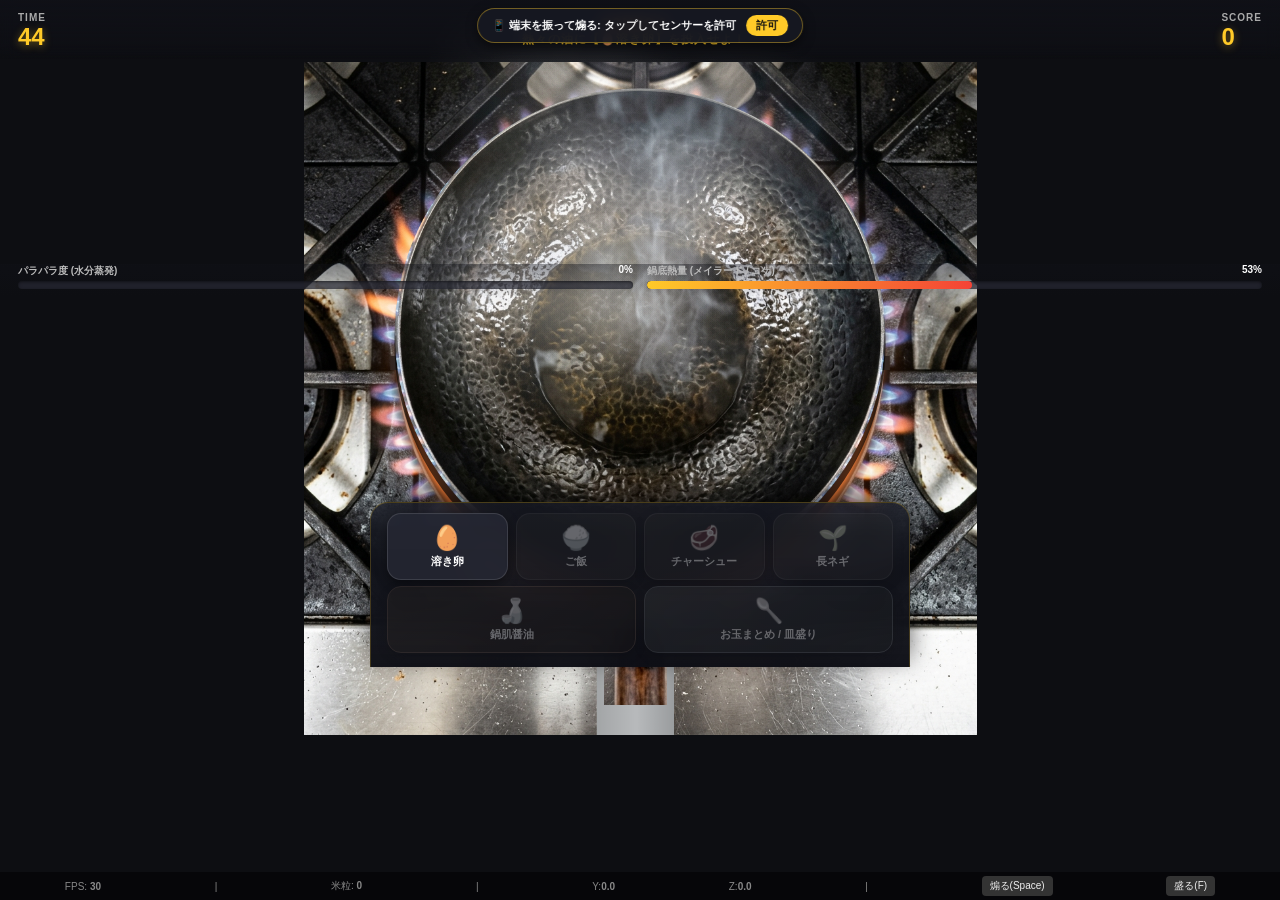
<file: index.html>
<!DOCTYPE html>
<html lang="ja">
<head>
  <meta charset="UTF-8">
  <meta http-equiv="refresh" content="0; url=docs/">
  <script>window.location.replace("docs/");</script>
  <title>極・炒飯道 3D - 物理演算リアル中華鍋シミュレーター</title>
</head>
<body style="background:#0b0c10;color:#fff;display:flex;justify-content:center;align-items:center;height:100vh;margin:0;font-family:sans-serif;">
  <div style="text-align:center;">
    <h2 style="color:#ffca28;">極・炒飯道 3D</h2>
    <p>厨房へ移動中... <a href="docs/" style="color:#ff9800;">こちらをタップ</a></p>
  </div>
</body>
</html>
</file>
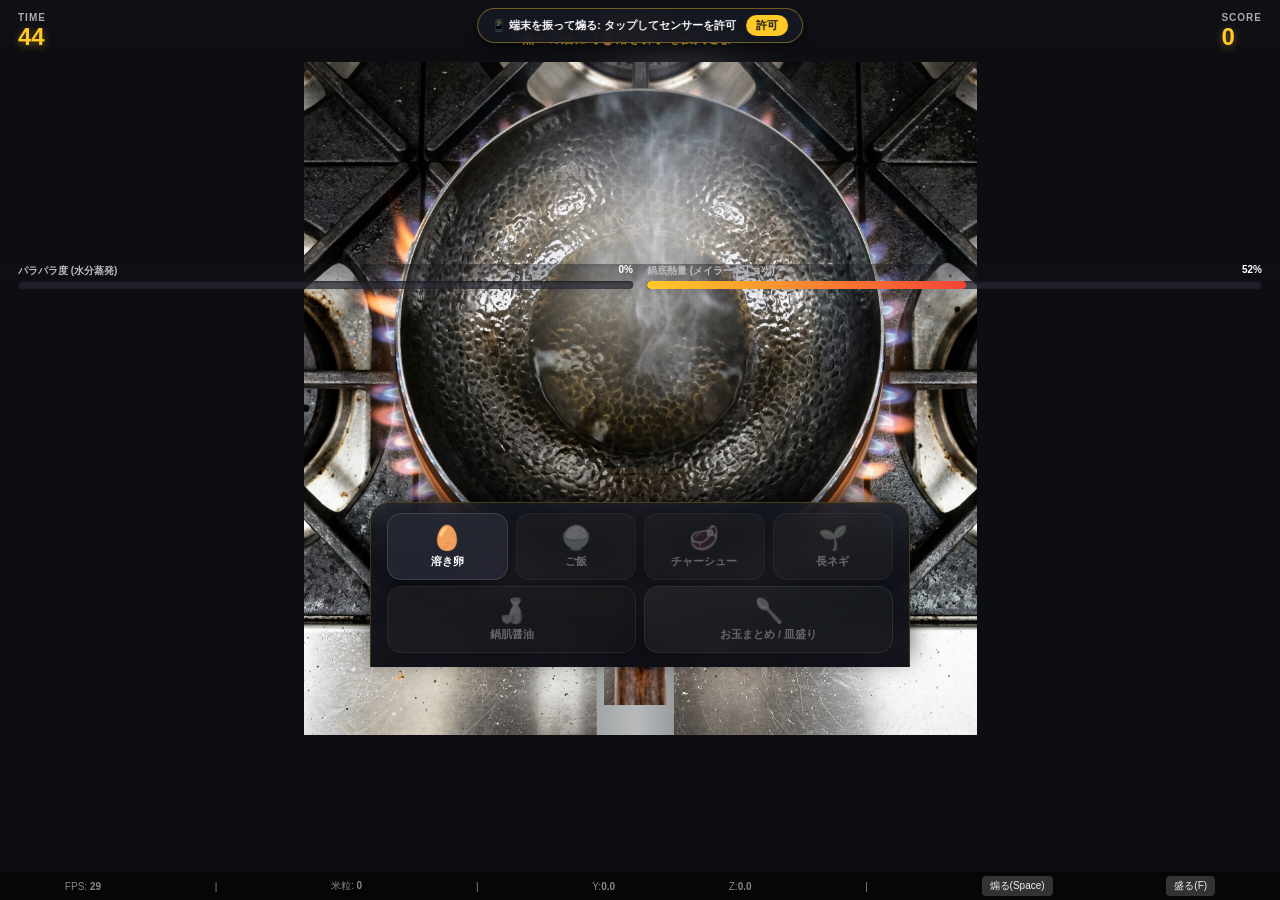
<file: docs/index.html>
<!DOCTYPE html>
<html lang="ja">
<head>
  <meta charset="UTF-8">
  <meta name="viewport" content="width=device-width, initial-scale=1.0, maximum-scale=1.0, user-scalable=no, viewport-fit=cover">
  <title>極・炒飯道 - 実写中華鍋＆鍋振りシンクロシミュレーター</title>
  <link rel="stylesheet" href="style.css?v=20261107_4">
</head>
<body>
  <!-- Three.js 3D Viewport -->
  <div id="canvas-container">
    <canvas id="three-canvas"></canvas>
  </div>

  <!-- iOSセンサー有効化バナー (邪魔にならないスマートバー) -->
  <div id="sensor-banner" class="sensor-banner">
    <span>📱 端末を振って煽る: <b id="sensor-status">タップしてセンサーを許可</b></span>
    <button id="btn-enable-sensor" class="btn-sensor-ok">許可</button>
  </div>

  <!-- ゲームプレイ中 UI (HUD) -->
  <div id="hud-container">
    <!-- 上部ステータスバー -->
    <header id="status-bar">
      <div class="status-item">
        <span class="label">TIME</span>
        <span id="time-val" class="value">45</span>
      </div>
      <div class="status-item center">
        <div id="combo-display" class="combo-text">COMBO 0</div>
        <div id="toss-feedback" class="feedback-text">READY</div>
      </div>
      <div class="status-item">
        <span class="label">SCORE</span>
        <span id="score-val" class="value">0</span>
      </div>
    </header>

    <!-- メーターエリア（パラパラ度・熱量） -->
    <div id="meters-container">
      <div class="meter-wrapper">
        <div class="meter-header">
          <span class="meter-label">パラパラ度 (水分蒸発)</span>
          <span id="val-dryness" class="meter-num">0%</span>
        </div>
        <div class="meter-bar-bg">
          <div id="meter-dryness" class="meter-bar-fill dry"></div>
        </div>
      </div>
      <div class="meter-wrapper">
        <div class="meter-header">
          <span class="meter-label">鍋底熱量 (メイラード / コゲ)</span>
          <span id="val-heat" class="meter-num">30%</span>
        </div>
        <div class="meter-bar-bg">
          <div id="meter-heat" class="meter-bar-fill heat"></div>
        </div>
      </div>
    </div>

    <!-- 鑊気（ウォックヘイ）覚醒バナー -->
    <div id="wok-hei-banner" class="wok-hei-banner">鑊気 (WOK HEI) 覚醒!!</div>

    <!-- 画面中央ガイド（鍋肌ゾーンのハイライト） -->
    <div id="rim-guide" class="rim-guide"></div>

    <!-- 下部：具材・アクションパレット -->
    <footer id="action-palette">
      <div class="palette-row">
        <button id="btn-egg" class="ingredient-btn" data-type="egg">
          <span class="icon">🥚</span>
          <span class="name">溶き卵</span>
        </button>
        <button id="btn-rice" class="ingredient-btn" data-type="rice" disabled>
          <span class="icon">🍚</span>
          <span class="name">ご飯</span>
        </button>
        <button id="btn-meat" class="ingredient-btn" data-type="meat" disabled>
          <span class="icon">🥩</span>
          <span class="name">チャーシュー</span>
        </button>
        <button id="btn-greenonion" class="ingredient-btn" data-type="greenonion" disabled>
          <span class="icon">🌱</span>
          <span class="name">長ネギ</span>
        </button>
      </div>
      <div class="palette-row second">
        <button id="btn-soy" class="action-btn soy-btn" disabled>
          <span class="icon">🍶</span>
          <span class="name">鍋肌醤油</span>
        </button>
        <button id="btn-ladle" class="action-btn ladle-btn" disabled>
          <span class="icon">🥄</span>
          <span class="name">お玉まとめ / 皿盛り</span>
        </button>
      </div>
    </footer>

    <!-- PC/デバッグパネル -->
    <div id="debug-panel">
      <span>FPS: <b id="dbg-fps">60</b></span> |
      <span>米粒: <b id="dbg-count">250</b></span> |
      <span>Y:<b id="dbg-ay">0.0</b></span> <span>Z:<b id="dbg-az">0.0</b></span> |
      <button id="btn-debug-toss">煽る(Space)</button>
      <button id="btn-debug-flip">盛る(F)</button>
    </div>
  </div>

  <!-- リザルト画面 -->
  <div id="result-screen" class="overlay-screen">
    <div class="card result-card">
      <div class="result-header">
        <div id="result-rank" class="rank-badge">S</div>
        <h2 id="result-title" class="result-title">町中華の生ける伝説</h2>
      </div>

      <div class="score-display">
        <div class="total-score-label">出来栄えスコア</div>
        <div id="result-score" class="total-score-val">96 / 100</div>
      </div>

      <!-- 評価ブレイクダウン -->
      <div class="breakdown-list">
        <div class="breakdown-item">
          <span>パラパラ度（リズム煽り）:</span>
          <b id="score-dryness">25 / 25</b>
        </div>
        <div class="breakdown-item">
          <span>焼き加減（メイラード香）:</span>
          <b id="score-heat">20 / 20</b>
        </div>
        <div class="breakdown-item">
          <span>卵・米のコーティング:</span>
          <b id="score-coating">15 / 15</b>
        </div>
        <div class="breakdown-item">
          <span>具材＆ネギの鮮度:</span>
          <b id="score-timing">15 / 15</b>
        </div>
        <div class="breakdown-item">
          <span>鑊気（鍋肌醤油と煙）:</span>
          <b id="score-wokhei">15 / 15</b>
        </div>
        <div class="breakdown-item">
          <span>盛り付け（ドーム成形）:</span>
          <b id="score-plating">10 / 10</b>
        </div>
      </div>

      <p id="chef-comment" class="chef-comment">「文句なしの絶品！米の一粒一粒が油をまとい、黄金に輝いておる！」</p>

      <button id="btn-retry" class="btn-main">もう一丁作る！</button>
    </div>
  </div>

  <!-- メインフォトリアル中華鍋ゲームスクリプト -->
  <script src="game3d.js?v=20261107_4"></script>
</body>
</html>
</file>
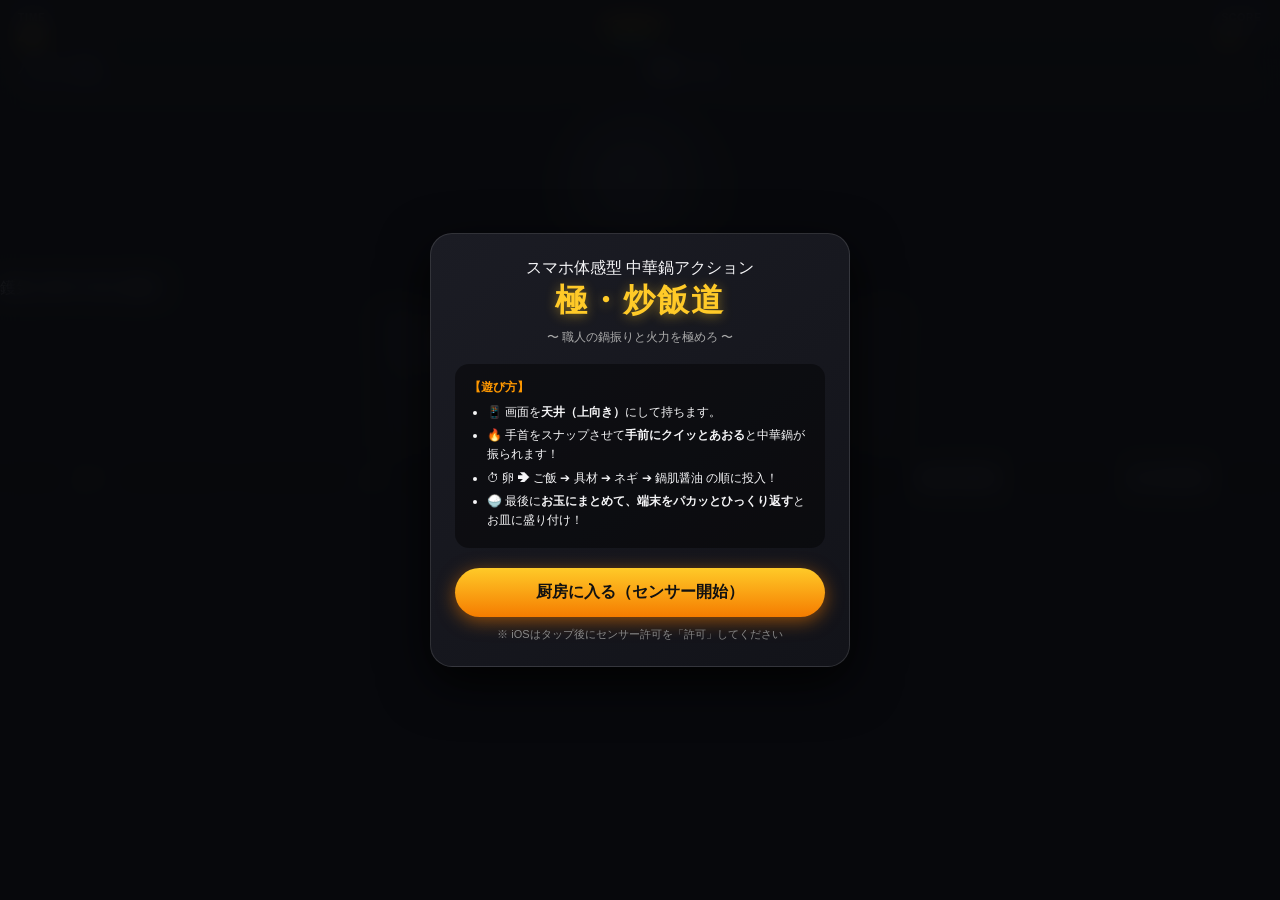
<file: docs/index-2d.html>
<!DOCTYPE html>
<html lang="ja">
<head>
  <meta charset="UTF-8">
  <meta name="viewport" content="width=device-width, initial-scale=1.0, maximum-scale=1.0, user-scalable=no, viewport-fit=cover">
  <title>極・炒飯道 - 炎の中華鍋アクション</title>
  <link rel="stylesheet" href="style.css">
</head>
<body>
  <!-- スタート画面（センサー許可・説明） -->
  <div id="start-screen" class="overlay-screen active">
    <div class="card">
      <div class="title-badge">スマホ体感型 中華鍋アクション</div>
      <h1 class="game-title">極・炒飯道</h1>
      <p class="subtitle">〜 職人の鍋振りと火力を極めろ 〜</p>

      <div class="instructions">
        <h3>【遊び方】</h3>
        <ul>
          <li>📱 画面を<strong>天井（上向き）</strong>にして持ちます。</li>
          <li>🔥 手首をスナップさせて<strong>手前にクイッとあおる</strong>と中華鍋が振られます！</li>
          <li>⏱ 卵 ➔ ご飯 ➔ 具材 ➔ ネギ ➔ 鍋肌醤油 の順に投入！</li>
          <li>🍚 最後に<strong>お玉にまとめて、端末をパカッとひっくり返す</strong>とお皿に盛り付け！</li>
        </ul>
      </div>

      <button id="btn-start" class="btn-main">厨房に入る（センサー開始）</button>
      <div id="sensor-status" class="status-text">※ iOSはタップ後にセンサー許可を「許可」してください</div>
    </div>
  </div>

  <!-- ゲームメイン画面 -->
  <div id="game-container">
    <!-- 上部ステータスバー -->
    <header id="status-bar">
      <div class="status-item">
        <span class="label">TIME</span>
        <span id="time-val" class="value">45</span>
      </div>
      <div class="status-item center">
        <div id="combo-display" class="combo-text">COMBO 0</div>
        <div id="toss-feedback" class="feedback-text">READY</div>
      </div>
      <div class="status-item">
        <span class="label">SCORE</span>
        <span id="score-val" class="value">0</span>
      </div>
    </header>

    <!-- メーターエリア（パラパラ度・熱量） -->
    <div id="meters-container">
      <div class="meter-wrapper">
        <span class="meter-label">パラパラ度</span>
        <div class="meter-bar-bg">
          <div id="meter-dryness" class="meter-bar-fill dry"></div>
        </div>
      </div>
      <div class="meter-wrapper">
        <span class="meter-label">熱量 / コゲ</span>
        <div class="meter-bar-bg">
          <div id="meter-heat" class="meter-bar-fill heat"></div>
        </div>
      </div>
    </div>

    <!-- 中華鍋ビュー（Canvas） -->
    <div id="wok-view">
      <canvas id="wok-canvas"></canvas>
      <!-- 鍋肌ハイライト（醤油投入用） -->
      <div id="wok-rim-overlay" class="wok-rim"></div>
      <!-- 鑊気（ウォックヘイ）発動エフェクト用 -->
      <div id="wok-hei-banner" class="wok-hei-effect">鑊気 (WOK HEI) 発動!!</div>
    </div>

    <!-- 下部：具材・アクションパレット -->
    <footer id="action-palette">
      <div class="palette-row">
        <button id="btn-egg" class="ingredient-btn" data-type="egg">
          <span class="icon">🥚</span>
          <span class="name">溶き卵</span>
        </button>
        <button id="btn-rice" class="ingredient-btn" data-type="rice" disabled>
          <span class="icon">🍚</span>
          <span class="name">ご飯</span>
        </button>
        <button id="btn-meat" class="ingredient-btn" data-type="meat" disabled>
          <span class="icon">🥩</span>
          <span class="name">チャーシュー</span>
        </button>
        <button id="btn-greenonion" class="ingredient-btn" data-type="greenonion" disabled>
          <span class="icon">🌱</span>
          <span class="name">長ネギ</span>
        </button>
      </div>
      <div class="palette-row second">
        <button id="btn-soy" class="action-btn soy-btn" disabled>
          <span class="icon">🍶</span>
          <span class="name">鍋肌醤油</span>
        </button>
        <button id="btn-ladle" class="action-btn ladle-btn" disabled>
          <span class="icon">🥄</span>
          <span class="name">お玉まとめ</span>
        </button>
      </div>
    </footer>

    <!-- デバッグ用センサーモニター（PCテスト・調整用） -->
    <div id="debug-panel">
      <span>Accel Y: <b id="dbg-ay">0</b></span> |
      <span>Accel Z: <b id="dbg-az">0</b></span> |
      <span>Pitch: <b id="dbg-pitch">0</b></span> |
      <button id="btn-debug-toss">鍋あおり(Space)</button>
      <button id="btn-debug-flip">ひっくり返し(F)</button>
    </div>
  </div>

  <!-- リザルト画面 -->
  <div id="result-screen" class="overlay-screen">
    <div class="card result-card">
      <div class="result-header">
        <div id="result-rank" class="rank-badge">S</div>
        <h2 id="result-title" class="result-title">町中華の生ける伝説</h2>
      </div>

      <div class="plate-preview">
        <canvas id="plate-canvas" width="220" height="220"></canvas>
      </div>

      <div class="score-display">
        <div class="total-score-label">出来栄えスコア</div>
        <div id="result-score" class="total-score-val">96 / 100</div>
      </div>

      <!-- 評価ブレイクダウン -->
      <div class="breakdown-list">
        <div class="breakdown-item">
          <span>パラパラ度（リズム煽り）:</span>
          <b id="score-dryness">25 / 25</b>
        </div>
        <div class="breakdown-item">
          <span>焼き加減（香ばしさ）:</span>
          <b id="score-heat">20 / 20</b>
        </div>
        <div class="breakdown-item">
          <span>卵・米のコーティング:</span>
          <b id="score-coating">15 / 15</b>
        </div>
        <div class="breakdown-item">
          <span>具材＆ネギの鮮度:</span>
          <b id="score-timing">15 / 15</b>
        </div>
        <div class="breakdown-item">
          <span>鑊気（鍋肌醤油）:</span>
          <b id="score-wokhei">15 / 15</b>
        </div>
        <div class="breakdown-item">
          <span>盛り付け（ドーム成形）:</span>
          <b id="score-plating">10 / 10</b>
        </div>
      </div>

      <p id="chef-comment" class="chef-comment">「文句なしの絶品！米の一粒一粒が黄金に輝いておる！」</p>

      <button id="btn-retry" class="btn-main">もう一丁作る！</button>
    </div>
  </div>

  <script src="game.js"></script>
</body>
</html>
</file>
<file: docs/style.css>
* {
  box-sizing: border-box;
  margin: 0;
  padding: 0;
  user-select: none;
  -webkit-user-select: none;
  -webkit-touch-callout: none;
}

body {
  font-family: -apple-system, BlinkMacSystemFont, "Segoe UI", Roboto, "Hiragino Kaku Gothic ProN", "Yu Gothic", sans-serif;
  background-color: #0b0c10;
  color: #f5f5f7;
  height: 100vh;
  width: 100vw;
  overflow: hidden;
  position: fixed;
}

/* 3D Canvas コンテナ */
#canvas-container {
  position: absolute;
  top: 0;
  left: 0;
  width: 100%;
  height: 100%;
  z-index: 1;
}

/* センサー許可バナー (上部にスマート表示) */
.sensor-banner {
  position: absolute;
  top: 8px;
  left: 50%;
  transform: translateX(-50%);
  z-index: 100;
  background: rgba(22, 24, 34, 0.92);
  border: 1px solid rgba(255, 202, 40, 0.4);
  border-radius: 20px;
  padding: 6px 14px;
  display: flex;
  align-items: center;
  gap: 10px;
  font-size: 11px;
  font-weight: 700;
  color: #fff;
  box-shadow: 0 4px 12px rgba(0, 0, 0, 0.5);
  backdrop-filter: blur(8px);
  -webkit-backdrop-filter: blur(8px);
}

.sensor-banner.hidden {
  display: none;
}

.btn-sensor-ok {
  background: #ffca28;
  color: #111;
  border: none;
  border-radius: 12px;
  padding: 3px 10px;
  font-size: 11px;
  font-weight: 900;
  cursor: pointer;
}

#three-canvas {
  width: 100%;
  height: 100%;
  display: block;
}

/* HUD オーバーレイ */
#hud-container {
  position: absolute;
  top: 0;
  left: 0;
  width: 100%;
  height: 100%;
  z-index: 10;
  display: flex;
  flex-direction: column;
  justify-content: space-between;
  pointer-events: none; /* 下の3D操作を邪魔しない */
}

/* 上部ステータスバー */
#status-bar {
  pointer-events: auto;
  display: flex;
  justify-content: space-between;
  align-items: center;
  padding: 12px 18px 8px;
  background: linear-gradient(180deg, rgba(16, 17, 24, 0.85) 0%, rgba(16, 17, 24, 0.4) 75%, transparent 100%);
  backdrop-filter: blur(8px);
  -webkit-backdrop-filter: blur(8px);
}

.status-item {
  display: flex;
  flex-direction: column;
}

.status-item .label {
  font-size: 10px;
  color: #aaa;
  font-weight: 800;
  letter-spacing: 1px;
}

.status-item .value {
  font-size: 24px;
  font-weight: 900;
  color: #ffca28;
  text-shadow: 0 2px 8px rgba(255, 202, 40, 0.4);
}

.status-item.center {
  align-items: center;
}

.combo-text {
  font-size: 14px;
  font-weight: 900;
  color: #ff9800;
  text-shadow: 0 0 10px rgba(255, 152, 0, 0.7);
}

.feedback-text {
  font-size: 12px;
  font-weight: 800;
  color: #00e676;
  letter-spacing: 1px;
}

/* メーターバー */
#meters-container {
  pointer-events: auto;
  display: flex;
  gap: 14px;
  padding: 0 18px 8px;
  background: linear-gradient(180deg, rgba(16, 17, 24, 0.4) 0%, transparent 100%);
}

.meter-wrapper {
  flex: 1;
  display: flex;
  flex-direction: column;
  gap: 3px;
}

.meter-header {
  display: flex;
  justify-content: space-between;
  font-size: 10px;
  font-weight: 700;
  color: #bbb;
}

.meter-num {
  color: #fff;
}

.meter-bar-bg {
  height: 8px;
  background: rgba(40, 42, 54, 0.7);
  border-radius: 4px;
  overflow: hidden;
  box-shadow: inset 0 1px 3px rgba(0,0,0,0.5);
}

.meter-bar-fill {
  height: 100%;
  width: 0%;
  border-radius: 4px;
  transition: width 0.1s linear;
}

.meter-bar-fill.dry {
  background: linear-gradient(90deg, #42a5f5, #ffca28);
}

.meter-bar-fill.heat {
  background: linear-gradient(90deg, #ffca28, #f44336);
}

/* 鑊気（ウォックヘイ）覚醒バナー */
.wok-hei-banner {
  position: absolute;
  top: 38%;
  left: 0;
  width: 100%;
  text-align: center;
  font-size: 26px;
  font-weight: 900;
  color: #fff;
  background: linear-gradient(90deg, transparent, rgba(255, 69, 0, 0.85), transparent);
  padding: 10px 0;
  text-shadow: 0 0 15px #ffd600, 0 0 30px #ff3d00;
  transform: scale(0);
  opacity: 0;
  pointer-events: none;
  transition: transform 0.35s cubic-bezier(0.17, 0.89, 0.32, 1.3), opacity 0.35s;
}

.wok-hei-banner.active {
  transform: scale(1.1);
  opacity: 1;
}

/* 鍋肌ガイド */
.rim-guide {
  position: absolute;
  top: 50%;
  left: 50%;
  transform: translate(-50%, -50%);
  width: 290px;
  height: 290px;
  border-radius: 50%;
  border: 3px dashed transparent;
  pointer-events: none;
  transition: border-color 0.3s;
}

.rim-guide.active {
  border-color: rgba(255, 87, 34, 0.75);
  box-shadow: 0 0 25px rgba(255, 87, 34, 0.5), inset 0 0 25px rgba(255, 87, 34, 0.3);
  animation: pulse 0.9s infinite alternate;
}

@keyframes pulse {
  from { opacity: 0.4; }
  to { opacity: 1; }
}

/* 下部アクションパレット (中華鍋グラフィックに重ならない下部専用コントロールパネル) */
#action-palette {
  pointer-events: auto;
  background: linear-gradient(0deg, rgba(14, 15, 22, 0.98) 0%, rgba(18, 20, 28, 0.92) 80%, rgba(22, 24, 34, 0.85) 100%);
  border-top: 1px solid rgba(255, 202, 40, 0.25);
  box-shadow: 0 -8px 24px rgba(0, 0, 0, 0.6);
  backdrop-filter: blur(12px);
  -webkit-backdrop-filter: blur(12px);
  padding: 12px 14px calc(14px + env(safe-area-inset-bottom, 12px));
  display: flex;
  flex-direction: column;
  gap: 8px;
  width: 100%;
}

/* PC・横画面対応: 中央下にコンパクトに集約し、中華鍋と絶対に重ならないレイアウト */
@media (min-width: 768px) and (min-aspect-ratio: 1/1) {
  #action-palette {
    max-width: 540px;
    margin: 0 auto;
    border-radius: 18px 18px 0 0;
    border-left: 1px solid rgba(255, 202, 40, 0.2);
    border-right: 1px solid rgba(255, 202, 40, 0.2);
    padding: 10px 16px 14px;
    gap: 6px;
  }

  .ingredient-btn, .action-btn {
    padding: 8px 4px;
  }

  .ingredient-btn .icon, .action-btn .icon {
    font-size: 20px;
  }

  .ingredient-btn .name, .action-btn .name {
    font-size: 11px;
  }
}

.palette-row {
  display: grid;
  grid-template-columns: repeat(4, 1fr);
  gap: 8px;
}

.palette-row.second {
  grid-template-columns: 1fr 1fr;
}

.ingredient-btn, .action-btn {
  background: rgba(38, 40, 52, 0.85);
  border: 1px solid rgba(255, 255, 255, 0.12);
  border-radius: 14px;
  padding: 10px 4px;
  display: flex;
  flex-direction: column;
  align-items: center;
  justify-content: center;
  gap: 2px;
  color: #fff;
  cursor: pointer;
  box-shadow: 0 4px 12px rgba(0, 0, 0, 0.4);
  transition: transform 0.08s, background-color 0.15s, border-color 0.15s;
}

.ingredient-btn .icon, .action-btn .icon {
  font-size: 24px;
}

.ingredient-btn .name, .action-btn .name {
  font-size: 11px;
  font-weight: 800;
}

.ingredient-btn:active:not(:disabled), .action-btn:active:not(:disabled) {
  transform: scale(0.92);
  background: rgba(58, 60, 78, 0.95);
}

.ingredient-btn:disabled, .action-btn:disabled {
  opacity: 0.35;
  cursor: not-allowed;
  filter: grayscale(0.8);
}

.soy-btn {
  background: linear-gradient(145deg, #42261a, #23140e);
  border-color: #8d3e18;
}

.soy-btn:not(:disabled) {
  border-color: #ff5722;
  box-shadow: 0 0 12px rgba(255, 87, 34, 0.4);
}

.ladle-btn {
  background: linear-gradient(145deg, #2b394d, #16212e);
  border-color: #45617a;
}

.ladle-btn:not(:disabled) {
  border-color: #42a5f5;
  box-shadow: 0 0 12px rgba(66, 165, 245, 0.4);
}

/* デバッグパネル */
#debug-panel {
  pointer-events: auto;
  display: flex;
  align-items: center;
  justify-content: space-around;
  background: rgba(5, 5, 8, 0.85);
  font-size: 10px;
  color: #888;
  padding: 4px 8px;
}

#debug-panel button {
  background: #333;
  color: #eee;
  border: none;
  padding: 3px 8px;
  border-radius: 4px;
  font-size: 10px;
  cursor: pointer;
}

/* スタート・リザルト オーバーレイ */
.overlay-screen {
  position: absolute;
  top: 0;
  left: 0;
  width: 100%;
  height: 100%;
  background: rgba(8, 9, 12, 0.92);
  backdrop-filter: blur(12px);
  -webkit-backdrop-filter: blur(12px);
  display: none;
  align-items: center;
  justify-content: center;
  z-index: 100;
  padding: 16px;
}

.overlay-screen.active {
  display: flex;
}

.card {
  background: linear-gradient(145deg, #1b1c24, #121319);
  border: 1px solid rgba(255, 255, 255, 0.12);
  border-radius: 22px;
  padding: 24px;
  width: 100%;
  max-width: 420px;
  text-align: center;
  box-shadow: 0 16px 50px rgba(0, 0, 0, 0.8);
}

.tech-badge {
  display: inline-block;
  background: #d93829;
  color: #fff;
  font-size: 11px;
  font-weight: 800;
  padding: 4px 12px;
  border-radius: 12px;
  margin-bottom: 10px;
  letter-spacing: 1px;
}

.game-title {
  font-size: 32px;
  font-weight: 900;
  color: #ffca28;
  text-shadow: 0 2px 12px rgba(255, 202, 40, 0.45);
  margin-bottom: 6px;
  letter-spacing: 2px;
}

.subtitle {
  font-size: 12px;
  color: #aaa;
  margin-bottom: 18px;
}

.instructions {
  background: rgba(0, 0, 0, 0.45);
  border-radius: 14px;
  padding: 14px;
  text-align: left;
  margin-bottom: 20px;
  font-size: 12px;
  line-height: 1.6;
}

.instructions h3 {
  font-size: 12px;
  color: #ff9800;
  margin-bottom: 6px;
}

.instructions ul {
  padding-left: 18px;
}

.instructions li {
  margin-bottom: 4px;
}

.btn-main {
  width: 100%;
  padding: 14px;
  font-size: 16px;
  font-weight: 800;
  color: #111;
  background: linear-gradient(180deg, #ffca28, #f57c00);
  border: none;
  border-radius: 30px;
  box-shadow: 0 4px 18px rgba(245, 124, 0, 0.55);
  cursor: pointer;
  transition: transform 0.1s, filter 0.1s;
}

.btn-main:active {
  transform: scale(0.96);
  filter: brightness(0.9);
}

.status-text {
  font-size: 11px;
  color: #888;
  margin-top: 10px;
}

/* リザルト画面 */
.result-card {
  max-width: 430px;
}

.result-header {
  display: flex;
  align-items: center;
  justify-content: center;
  gap: 14px;
  margin-bottom: 12px;
}

.rank-badge {
  width: 52px;
  height: 52px;
  background: linear-gradient(135deg, #ffd700, #ff8c00);
  color: #111;
  font-size: 34px;
  font-weight: 900;
  border-radius: 50%;
  display: flex;
  align-items: center;
  justify-content: center;
  box-shadow: 0 0 18px rgba(255, 215, 0, 0.7);
}

.result-title {
  font-size: 22px;
  font-weight: 900;
  color: #ffca28;
}

.score-display {
  margin-bottom: 12px;
}

.total-score-label {
  font-size: 11px;
  color: #888;
}

.total-score-val {
  font-size: 34px;
  font-weight: 900;
  color: #ffb300;
}

.breakdown-list {
  background: rgba(0, 0, 0, 0.35);
  border-radius: 12px;
  padding: 10px 14px;
  margin-bottom: 14px;
  text-align: left;
  font-size: 12px;
  display: flex;
  flex-direction: column;
  gap: 6px;
}

.breakdown-item {
  display: flex;
  justify-content: space-between;
  border-bottom: 1px solid rgba(255, 255, 255, 0.06);
  padding-bottom: 3px;
}

.breakdown-item b {
  color: #ffca28;
}

.chef-comment {
  font-size: 12px;
  color: #ccc;
  font-style: italic;
  margin-bottom: 18px;
  line-height: 1.5;
}
</file>
